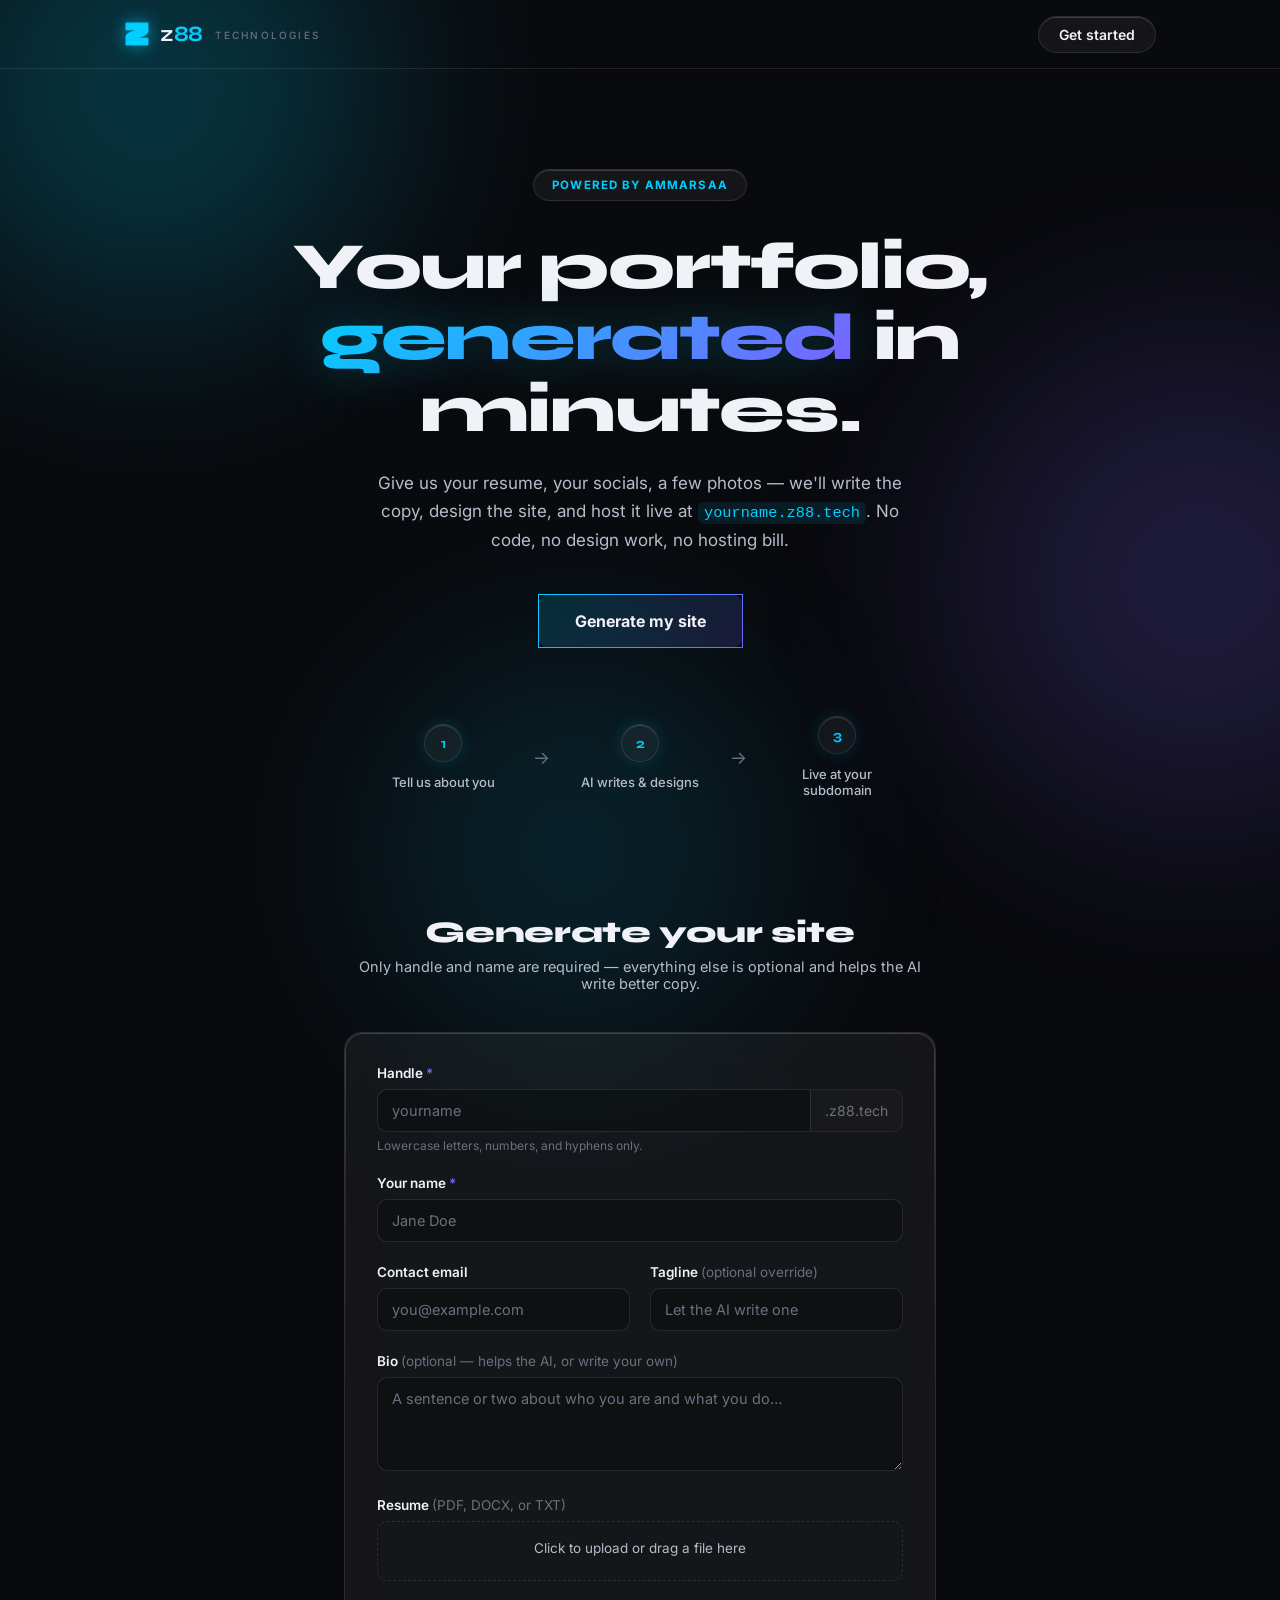
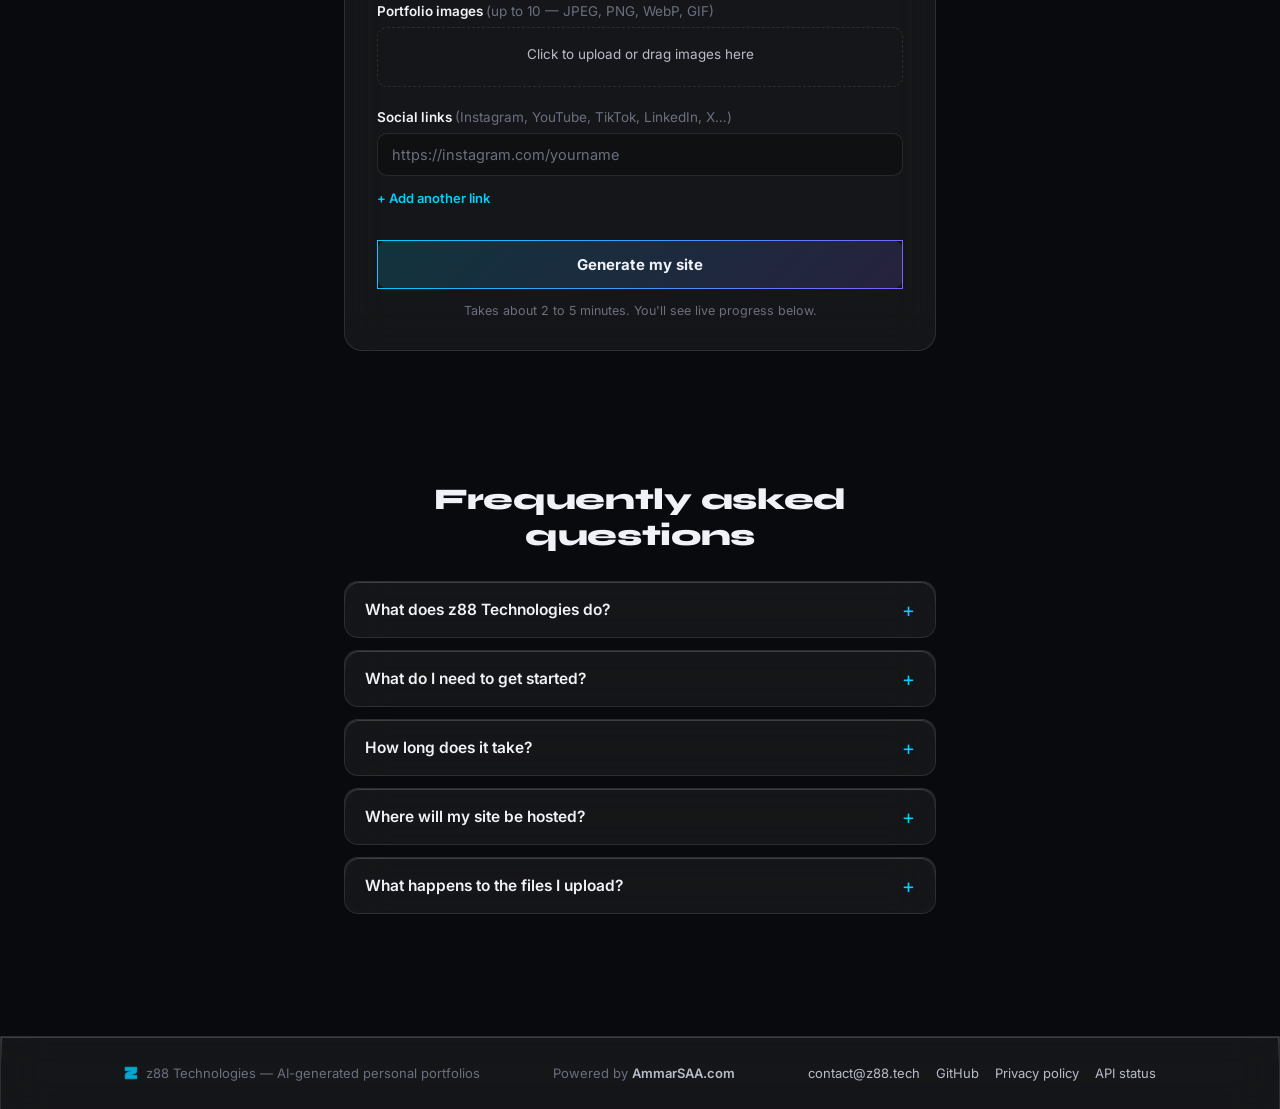
<file: index.html>
<!DOCTYPE html>
<html lang="en">
<head>
  <meta charset="UTF-8" />
  <meta name="viewport" content="width=device-width, initial-scale=1.0" />
  <title>z88 Technologies — Your portfolio, generated</title>
  <meta name="description" content="Turn your resume, socials, and photos into a fully hosted personal portfolio website at yourname.z88.tech — written and designed by AI." />
  <link rel="canonical" href="https://z88.tech/" />
  <link rel="icon" type="image/svg+xml" href="/favicon.svg" />
  <meta name="theme-color" content="#090A0D" />

  <!-- Social previews (LinkedIn, WhatsApp, X, Facebook) -->
  <meta property="og:type" content="website" />
  <meta property="og:site_name" content="z88 Technologies" />
  <meta property="og:url" content="https://z88.tech/" />
  <meta property="og:title" content="z88 Technologies — Your portfolio, generated" />
  <meta property="og:description" content="Turn your resume, socials, and photos into a fully hosted personal portfolio website at yourname.z88.tech — written and designed by AI." />
  <meta property="og:image" content="https://z88.tech/og-image.png" />
  <meta property="og:image:width" content="1200" />
  <meta property="og:image:height" content="630" />
  <meta property="og:image:alt" content="z88 Technologies — Your portfolio, generated in minutes" />
  <meta property="og:locale" content="en_US" />
  <meta name="twitter:card" content="summary_large_image" />
  <meta name="twitter:title" content="z88 Technologies — Your portfolio, generated" />
  <meta name="twitter:description" content="Turn your resume, socials, and photos into a fully hosted personal portfolio website at yourname.z88.tech — written and designed by AI." />
  <meta name="twitter:image" content="https://z88.tech/og-image.png" />

  <script type="application/ld+json">
  {
    "@context": "https://schema.org",
    "@graph": [
      {
        "@type": "Organization",
        "@id": "https://z88.tech/#organization",
        "name": "z88 Technologies",
        "url": "https://z88.tech/",
        "logo": "https://z88.tech/logo.png",
        "email": "contact@z88.tech",
        "description": "z88 Technologies turns a resume, social profiles and photos into a hosted personal portfolio website, written and designed by AI.",
        "contactPoint": {
          "@type": "ContactPoint",
          "contactType": "customer support",
          "email": "contact@z88.tech",
          "availableLanguage": "English"
        },
        "sameAs": [
          "https://github.com/AmmarSAA",
          "https://ammarsaa.com"
        ]
      },
      {
        "@type": "WebSite",
        "@id": "https://z88.tech/#website",
        "url": "https://z88.tech/",
        "name": "z88 Technologies",
        "inLanguage": "en",
        "publisher": { "@id": "https://z88.tech/#organization" }
      },
      {
        "@type": "Service",
        "@id": "https://z88.tech/#service",
        "name": "AI-generated personal portfolio websites",
        "serviceType": "Portfolio website generation and hosting",
        "provider": { "@id": "https://z88.tech/#organization" },
        "areaServed": "Worldwide",
        "description": "Give z88 your resume, social links and photos. AI writes the copy, designs the site and publishes it at yourname.z88.tech."
      },
      {
        "@type": "FAQPage",
        "@id": "https://z88.tech/#faq",
        "mainEntity": [
          {
            "@type": "Question",
            "name": "What does z88 Technologies do?",
            "acceptedAnswer": { "@type": "Answer", "text": "z88 builds you a personal portfolio website from your resume, social links and photos. AI writes the copy and designs the site, and it is published at yourname.z88.tech." }
          },
          {
            "@type": "Question",
            "name": "What do I need to get started?",
            "acceptedAnswer": { "@type": "Answer", "text": "Only a handle and your name. A resume (PDF, DOCX or TXT), up to 10 portfolio images, a short bio and your social links are optional and help the AI write better copy." }
          },
          {
            "@type": "Question",
            "name": "How long does it take?",
            "acceptedAnswer": { "@type": "Answer", "text": "About 2 to 5 minutes. You see live progress while the copy is written, the site is built and deployed, and your subdomain and HTTPS certificate are connected." }
          },
          {
            "@type": "Question",
            "name": "Where will my site be hosted?",
            "acceptedAnswer": { "@type": "Answer", "text": "Your site is hosted for you at your own subdomain, yourname.z88.tech, served over HTTPS. You do not need your own hosting or domain." }
          },
          {
            "@type": "Question",
            "name": "What happens to the files I upload?",
            "acceptedAnswer": { "@type": "Answer", "text": "Your resume and details are used to write your site. Images you upload are published on your site. Temporary copies are deleted from our server once your site is built. See the privacy policy for details." }
          }
        ]
      }
    ]
  }
  </script>
  <link rel="preconnect" href="https://fonts.googleapis.com">
  <link rel="preconnect" href="https://fonts.gstatic.com" crossorigin>
  <link href="https://fonts.googleapis.com/css2?family=Syne:wght@500;700;800&family=Inter:wght@400;500;600;700&display=swap" rel="stylesheet">
  <link rel="stylesheet" href="style.css" />
</head>
<body>
  <div class="orb orb-cyan orb-1"></div>
  <div class="orb orb-purple orb-2"></div>
  <div class="orb orb-cyan orb-3"></div>

  <header class="site-header">
    <div class="wrap">
      <div class="brand">
        <svg class="brand-icon" viewBox="0 0 60 60" width="26" height="26" aria-hidden="true">
          <path d="M 5 5 L 55 5 L 55 20 Q 58 34 20 40 L 55 40 L 55 55 L 5 55 L 5 40 Q 2 26 40 20 L 5 20 Z" fill="#00CFFF" stroke="#00CFFF" stroke-width="3" stroke-linejoin="round"/>
        </svg>
        <div class="brand-word">
          <span class="brand-z">z</span><span class="brand-88">88</span>
        </div>
        <span class="brand-sub">Technologies</span>
      </div>
      <a class="header-link glass" href="#generate">Get started</a>
    </div>
  </header>

  <main>
    <!-- ─── Hero ─────────────────────────────────────────────────────────── -->
    <section class="hero">
      <div class="wrap">
        <span class="badge glass">Powered by AmmarSAA</span>
        <h1>Your portfolio,<br /><span class="grad">generated</span> in minutes.</h1>
        <p class="lede">
          Give us your resume, your socials, a few photos — we'll write the copy,
          design the site, and host it live at <code>yourname.z88.tech</code>.
          No code, no design work, no hosting bill.
        </p>
        <a href="#generate" class="btn btn-primary btn-lg">Generate my site</a>

        <div class="steps">
          <div class="step">
            <div class="step-num glass">1</div>
            <div class="step-label">Tell us about you</div>
          </div>
          <div class="step-arrow">→</div>
          <div class="step">
            <div class="step-num glass">2</div>
            <div class="step-label">AI writes &amp; designs</div>
          </div>
          <div class="step-arrow">→</div>
          <div class="step">
            <div class="step-num glass">3</div>
            <div class="step-label">Live at your subdomain</div>
          </div>
        </div>
      </div>
    </section>

    <!-- ─── Form ─────────────────────────────────────────────────────────── -->
    <section class="generate" id="generate">
      <div class="wrap wrap-narrow">
        <h2>Generate your site</h2>
        <p class="section-sub">Only handle and name are required — everything else is optional and helps the AI write better copy.</p>

        <form id="generate-form" class="glass" novalidate>
          <div class="field">
            <label for="handle">Handle <span class="req">*</span></label>
            <div class="handle-input">
              <input type="text" id="handle" name="handle" placeholder="yourname" required
                     pattern="[a-z0-9\-]+" autocomplete="off" />
              <span class="handle-suffix">.z88.tech</span>
            </div>
            <p class="hint" id="handle-hint">Lowercase letters, numbers, and hyphens only.</p>
          </div>

          <div class="field">
            <label for="name">Your name <span class="req">*</span></label>
            <input type="text" id="name" name="name" placeholder="Jane Doe" required autocomplete="off" />
          </div>

          <div class="field-row">
            <div class="field">
              <label for="email">Contact email</label>
              <input type="email" id="email" name="email" placeholder="you@example.com" autocomplete="off" />
            </div>
            <div class="field">
              <label for="customTagline">Tagline <span class="opt">(optional override)</span></label>
              <input type="text" id="customTagline" name="customTagline" placeholder="Let the AI write one" autocomplete="off" />
            </div>
          </div>

          <div class="field">
            <label for="customBio">Bio <span class="opt">(optional — helps the AI, or write your own)</span></label>
            <textarea id="customBio" name="customBio" rows="4" placeholder="A sentence or two about who you are and what you do…"></textarea>
          </div>

          <div class="field">
            <label for="resumeFile">Resume <span class="opt">(PDF, DOCX, or TXT)</span></label>
            <div class="file-drop" data-for="resumeFile">
              <input type="file" id="resumeFile" name="resumeFile" accept=".pdf,.docx,.txt" hidden />
              <div class="file-drop-inner">
                <span class="file-drop-text">Click to upload or drag a file here</span>
                <span class="file-drop-name" id="resumeFile-name"></span>
              </div>
            </div>
          </div>

          <div class="field">
            <label for="images">Portfolio images <span class="opt">(up to 10 — JPEG, PNG, WebP, GIF)</span></label>
            <div class="file-drop" data-for="images">
              <input type="file" id="images" name="images" accept="image/*" multiple hidden />
              <div class="file-drop-inner">
                <span class="file-drop-text">Click to upload or drag images here</span>
                <span class="file-drop-name" id="images-name"></span>
              </div>
            </div>
          </div>

          <div class="field">
            <label>Social links <span class="opt">(Instagram, YouTube, TikTok, LinkedIn, X…)</span></label>
            <div id="social-list" class="social-list">
              <input type="url" class="social-input" placeholder="https://instagram.com/yourname" />
            </div>
            <button type="button" id="add-social" class="btn-link">+ Add another link</button>
          </div>

          <button type="submit" class="btn btn-primary btn-block" id="submit-btn">
            <span class="btn-text">Generate my site</span>
          </button>

          <p class="form-note">Takes about 2 to 5 minutes. You'll see live progress below.</p>
        </form>

        <!-- ─── Progress panel ──────────────────────────────────────────── -->
        <div class="progress-panel glass" id="progress-panel" hidden>
          <h3>Building <span id="progress-handle"></span>.z88.tech</h3>
          <ul class="progress-steps" id="progress-steps">
            <li data-step="enrich"><span class="dot-icon"></span> Writing your copy with AI</li>
            <li data-step="github"><span class="dot-icon"></span> Creating your site's codebase</li>
            <li data-step="build"><span class="dot-icon"></span> Building the site</li>
            <li data-step="netlify"><span class="dot-icon"></span> Deploying to hosting</li>
            <li data-step="dns"><span class="dot-icon"></span> Connecting your domain</li>
          </ul>
        </div>

        <!-- ─── Success panel ───────────────────────────────────────────── -->
        <div class="result-panel result-success glass" id="success-panel" hidden>
          <div class="result-icon">✓</div>
          <h3>Your site is live!</h3>
          <a class="result-url" id="result-url" href="#" target="_blank" rel="noopener" aria-label="Open your new site in a new tab"></a>
          <div class="result-actions">
            <a class="btn btn-primary" id="visit-site-btn" href="#" target="_blank" rel="noopener">Visit your site</a>
            <button class="btn btn-ghost glass" id="generate-another-btn" type="button">Generate another</button>
          </div>
        </div>

        <!-- ─── Error panel ─────────────────────────────────────────────── -->
        <div class="result-panel result-error glass" id="error-panel" hidden>
          <div class="result-icon error">✕</div>
          <h3>Something went wrong</h3>
          <p class="error-message" id="error-message"></p>
          <button class="btn btn-primary" id="retry-btn" type="button">Try again</button>
        </div>
      </div>
    </section>
    <!-- ─── FAQ ──────────────────────────────────────────────────────────── -->
    <section class="faq" id="faq">
      <div class="wrap wrap-narrow">
        <h2>Frequently asked questions</h2>

        <details class="faq-item glass">
          <summary>What does z88 Technologies do?</summary>
          <p>z88 builds you a personal portfolio website from your resume, social links and photos. AI writes the copy and designs the site, and it is published at <code>yourname.z88.tech</code>.</p>
        </details>

        <details class="faq-item glass">
          <summary>What do I need to get started?</summary>
          <p>Only a handle and your name. A resume (PDF, DOCX or TXT), up to 10 portfolio images, a short bio and your social links are optional and help the AI write better copy.</p>
        </details>

        <details class="faq-item glass">
          <summary>How long does it take?</summary>
          <p>About 2 to 5 minutes. You see live progress while the copy is written, the site is built and deployed, and your subdomain and HTTPS certificate are connected.</p>
        </details>

        <details class="faq-item glass">
          <summary>Where will my site be hosted?</summary>
          <p>Your site is hosted for you at your own subdomain, <code>yourname.z88.tech</code>, served over HTTPS. You do not need your own hosting or domain.</p>
        </details>

        <details class="faq-item glass">
          <summary>What happens to the files I upload?</summary>
          <p>Your resume and details are used to write your site. Images you upload are published on your site. Temporary copies are deleted from our server once your site is built. See the <a href="/privacy.html">privacy policy</a> for details.</p>
        </details>
      </div>
    </section>
  </main>

  <footer class="site-footer glass">
    <div class="wrap">
      <span class="footer-left">
        <svg class="footer-icon" viewBox="0 0 60 60" width="14" height="14" aria-hidden="true">
          <path d="M 5 5 L 55 5 L 55 20 Q 58 34 20 40 L 55 40 L 55 55 L 5 55 L 5 40 Q 2 26 40 20 L 5 20 Z" fill="#00CFFF" stroke="#00CFFF" stroke-width="3" stroke-linejoin="round"/>
        </svg>
        z88 Technologies — AI-generated personal portfolios
      </span>
      <span class="footer-center">Powered by <a href="https://ammarsaa.com" target="_blank" rel="noopener">AmmarSAA.com</a></span>
      <nav class="footer-links" aria-label="Footer">
        <a href="mailto:contact@z88.tech">contact@z88.tech</a>
        <a href="https://github.com/AmmarSAA" target="_blank" rel="noopener me">GitHub</a>
        <a href="/privacy.html">Privacy policy</a>
        <a href="https://api.z88.tech/health" target="_blank" rel="noopener">API status</a>
      </nav>
    </div>
  </footer>

  <script src="script.js"></script>
</body>
</html>
</file>
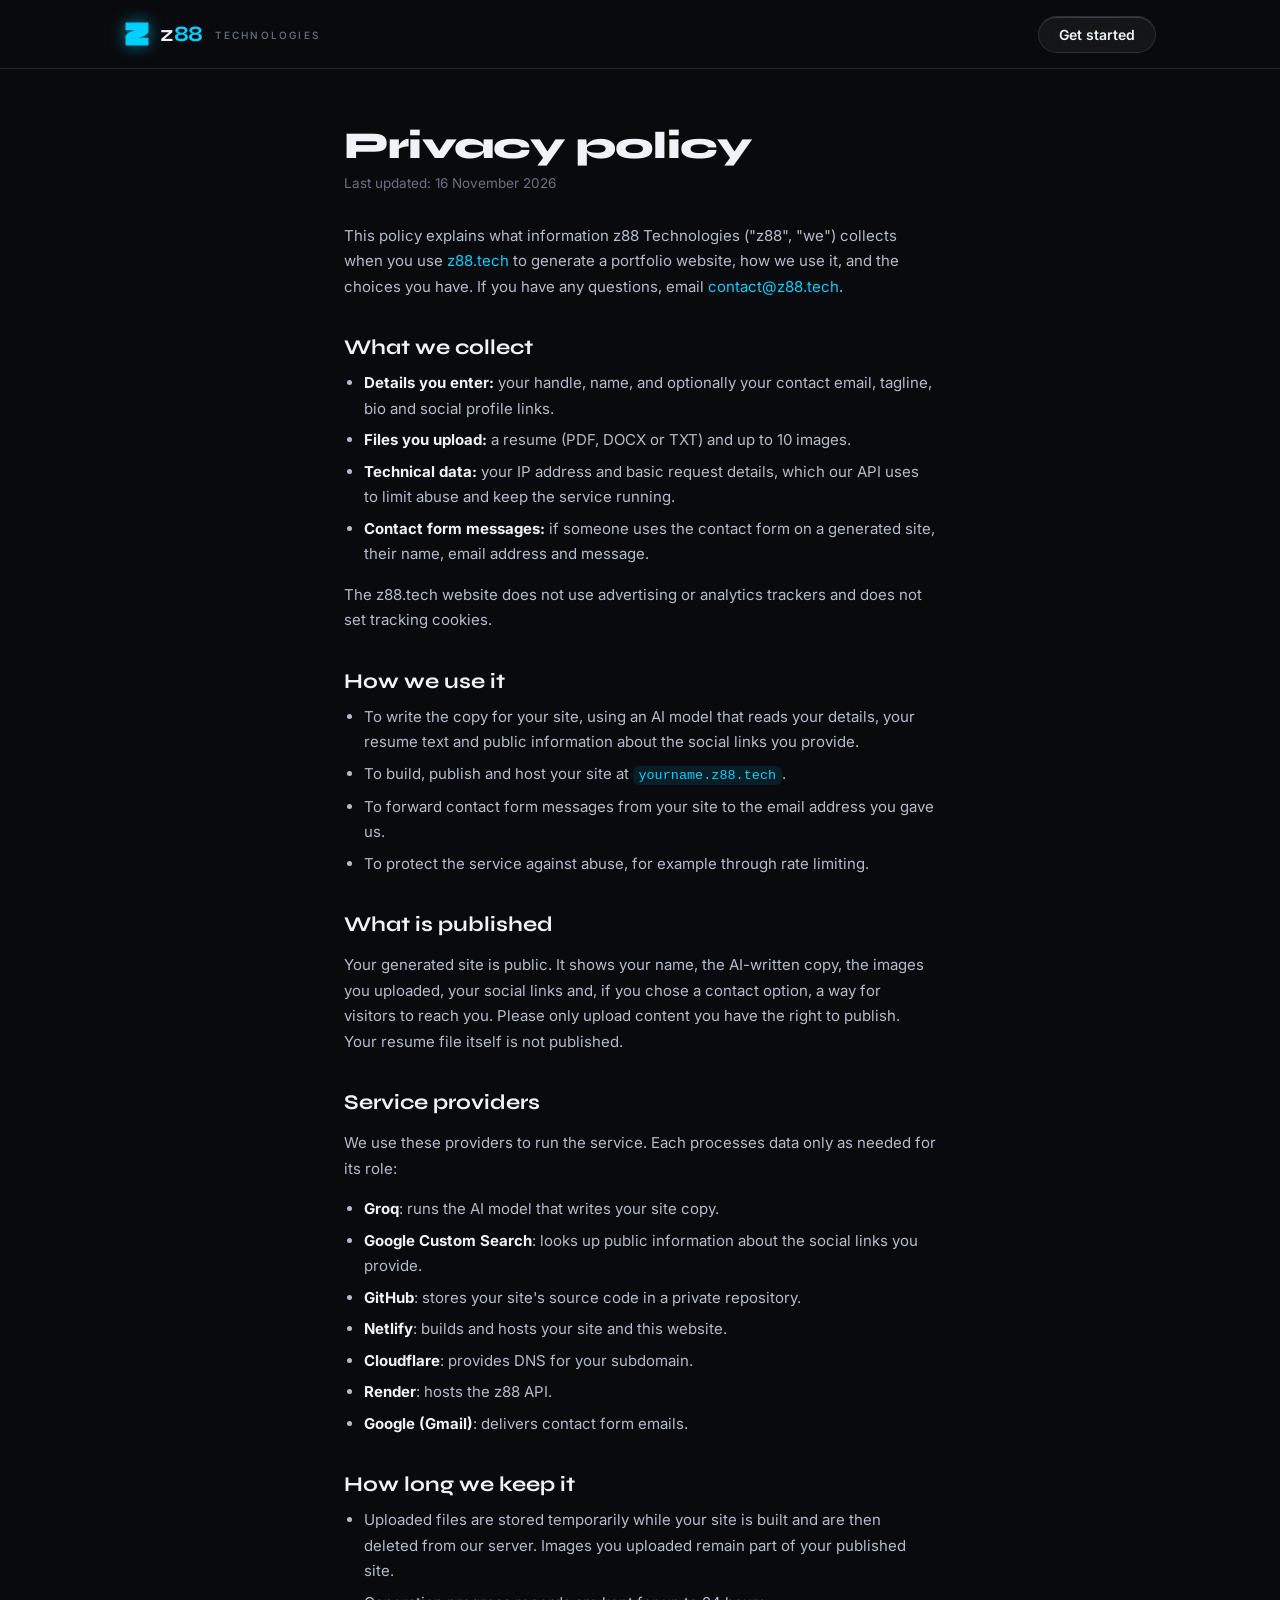
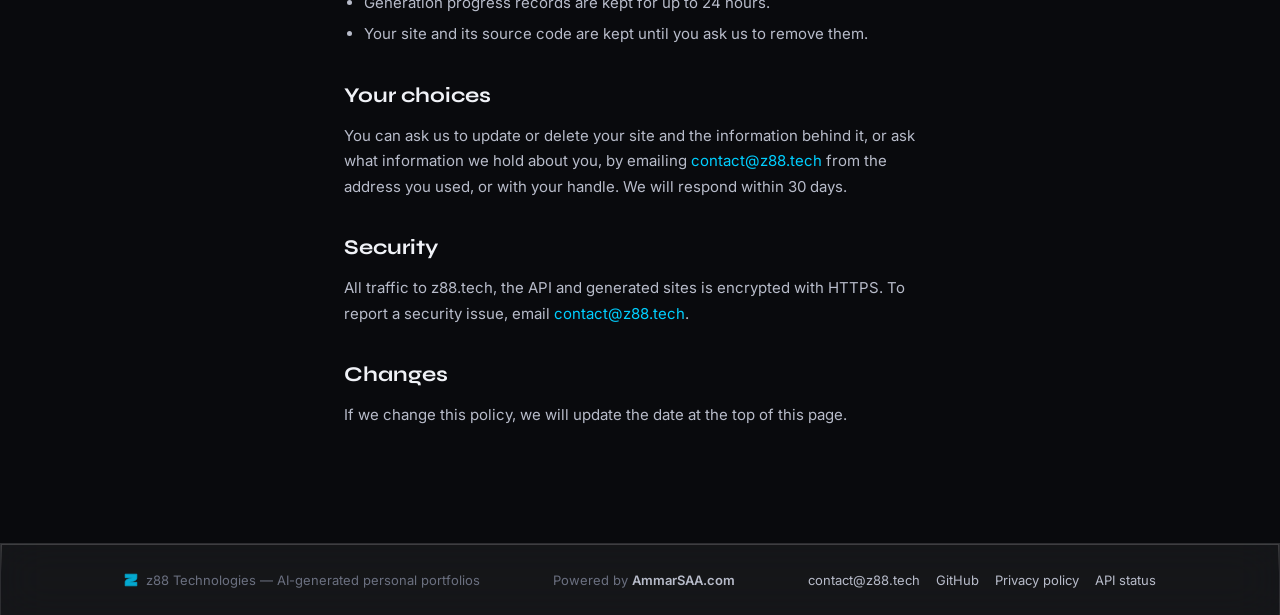
<file: privacy.html>
<!DOCTYPE html>
<html lang="en">
<head>
  <meta charset="UTF-8" />
  <meta name="viewport" content="width=device-width, initial-scale=1.0" />
  <title>Privacy policy — z88 Technologies</title>
  <meta name="description" content="How z88 Technologies collects, uses and stores the information you provide when generating a portfolio website at yourname.z88.tech." />
  <link rel="canonical" href="https://z88.tech/privacy.html" />
  <link rel="icon" type="image/svg+xml" href="/favicon.svg" />
  <meta name="theme-color" content="#090A0D" />
  <meta property="og:type" content="website" />
  <meta property="og:site_name" content="z88 Technologies" />
  <meta property="og:url" content="https://z88.tech/privacy.html" />
  <meta property="og:title" content="Privacy policy — z88 Technologies" />
  <meta property="og:description" content="How z88 Technologies handles the information you provide when generating a portfolio website." />
  <meta property="og:image" content="https://z88.tech/og-image.png" />
  <meta name="twitter:card" content="summary_large_image" />
  <link rel="preconnect" href="https://fonts.googleapis.com">
  <link rel="preconnect" href="https://fonts.gstatic.com" crossorigin>
  <link href="https://fonts.googleapis.com/css2?family=Syne:wght@500;700;800&family=Inter:wght@400;500;600;700&display=swap" rel="stylesheet">
  <link rel="stylesheet" href="style.css" />
  <script type="application/ld+json">
  {
    "@context": "https://schema.org",
    "@type": "WebPage",
    "name": "Privacy policy",
    "url": "https://z88.tech/privacy.html",
    "inLanguage": "en",
    "isPartOf": { "@id": "https://z88.tech/#website" },
    "publisher": {
      "@type": "Organization",
      "@id": "https://z88.tech/#organization",
      "name": "z88 Technologies",
      "url": "https://z88.tech/",
      "logo": "https://z88.tech/logo.png",
      "email": "contact@z88.tech",
      "sameAs": ["https://github.com/AmmarSAA", "https://ammarsaa.com"]
    }
  }
  </script>
</head>
<body>
  <header class="site-header">
    <div class="wrap">
      <a class="brand" href="/" aria-label="z88 Technologies home">
        <svg class="brand-icon" viewBox="0 0 60 60" width="26" height="26" aria-hidden="true">
          <path d="M 5 5 L 55 5 L 55 20 Q 58 34 20 40 L 55 40 L 55 55 L 5 55 L 5 40 Q 2 26 40 20 L 5 20 Z" fill="#00CFFF" stroke="#00CFFF" stroke-width="3" stroke-linejoin="round"/>
        </svg>
        <div class="brand-word">
          <span class="brand-z">z</span><span class="brand-88">88</span>
        </div>
        <span class="brand-sub">Technologies</span>
      </a>
      <a class="header-link glass" href="/#generate">Get started</a>
    </div>
  </header>

  <main class="legal">
    <div class="wrap wrap-narrow">
      <h1>Privacy policy</h1>
      <p class="legal-updated">Last updated: 16 November 2026</p>

      <p>This policy explains what information z88 Technologies ("z88", "we") collects when you use <a href="https://z88.tech/">z88.tech</a> to generate a portfolio website, how we use it, and the choices you have. If you have any questions, email <a href="mailto:contact@z88.tech">contact@z88.tech</a>.</p>

      <h2>What we collect</h2>
      <ul>
        <li><strong>Details you enter:</strong> your handle, name, and optionally your contact email, tagline, bio and social profile links.</li>
        <li><strong>Files you upload:</strong> a resume (PDF, DOCX or TXT) and up to 10 images.</li>
        <li><strong>Technical data:</strong> your IP address and basic request details, which our API uses to limit abuse and keep the service running.</li>
        <li><strong>Contact form messages:</strong> if someone uses the contact form on a generated site, their name, email address and message.</li>
      </ul>
      <p>The z88.tech website does not use advertising or analytics trackers and does not set tracking cookies.</p>

      <h2>How we use it</h2>
      <ul>
        <li>To write the copy for your site, using an AI model that reads your details, your resume text and public information about the social links you provide.</li>
        <li>To build, publish and host your site at <code>yourname.z88.tech</code>.</li>
        <li>To forward contact form messages from your site to the email address you gave us.</li>
        <li>To protect the service against abuse, for example through rate limiting.</li>
      </ul>

      <h2>What is published</h2>
      <p>Your generated site is public. It shows your name, the AI-written copy, the images you uploaded, your social links and, if you chose a contact option, a way for visitors to reach you. Please only upload content you have the right to publish. Your resume file itself is not published.</p>

      <h2>Service providers</h2>
      <p>We use these providers to run the service. Each processes data only as needed for its role:</p>
      <ul>
        <li><strong>Groq</strong>: runs the AI model that writes your site copy.</li>
        <li><strong>Google Custom Search</strong>: looks up public information about the social links you provide.</li>
        <li><strong>GitHub</strong>: stores your site's source code in a private repository.</li>
        <li><strong>Netlify</strong>: builds and hosts your site and this website.</li>
        <li><strong>Cloudflare</strong>: provides DNS for your subdomain.</li>
        <li><strong>Render</strong>: hosts the z88 API.</li>
        <li><strong>Google (Gmail)</strong>: delivers contact form emails.</li>
      </ul>

      <h2>How long we keep it</h2>
      <ul>
        <li>Uploaded files are stored temporarily while your site is built and are then deleted from our server. Images you uploaded remain part of your published site.</li>
        <li>Generation progress records are kept for up to 24 hours.</li>
        <li>Your site and its source code are kept until you ask us to remove them.</li>
      </ul>

      <h2>Your choices</h2>
      <p>You can ask us to update or delete your site and the information behind it, or ask what information we hold about you, by emailing <a href="mailto:contact@z88.tech">contact@z88.tech</a> from the address you used, or with your handle. We will respond within 30 days.</p>

      <h2>Security</h2>
      <p>All traffic to z88.tech, the API and generated sites is encrypted with HTTPS. To report a security issue, email <a href="mailto:contact@z88.tech">contact@z88.tech</a>.</p>

      <h2>Changes</h2>
      <p>If we change this policy, we will update the date at the top of this page.</p>
    </div>
  </main>

  <footer class="site-footer glass">
    <div class="wrap">
      <span class="footer-left">
        <svg class="footer-icon" viewBox="0 0 60 60" width="14" height="14" aria-hidden="true">
          <path d="M 5 5 L 55 5 L 55 20 Q 58 34 20 40 L 55 40 L 55 55 L 5 55 L 5 40 Q 2 26 40 20 L 5 20 Z" fill="#00CFFF" stroke="#00CFFF" stroke-width="3" stroke-linejoin="round"/>
        </svg>
        z88 Technologies — AI-generated personal portfolios
      </span>
      <span class="footer-center">Powered by <a href="https://ammarsaa.com" target="_blank" rel="noopener">AmmarSAA.com</a></span>
      <nav class="footer-links" aria-label="Footer">
        <a href="mailto:contact@z88.tech">contact@z88.tech</a>
        <a href="https://github.com/AmmarSAA" target="_blank" rel="noopener me">GitHub</a>
        <a href="/privacy.html">Privacy policy</a>
        <a href="https://api.z88.tech/health" target="_blank" rel="noopener">API status</a>
      </nav>
    </div>
  </footer>
</body>
</html>
</file>
<file: style.css>
:root {
  --void: #090A0D;
  --space: #1C1F2A;
  --space-2: #14161F;
  --cyan: #00CFFF;
  --purple: #7B61FF;
  --silver: #B8BCCA;
  --silver-dim: #6B7080;
  --cloud: #F0F2F7;
  --success: #22C55E;
  --error: #F43F5E;
  --radius: 18px;
  --glass-bg: rgba(240, 242, 247, 0.05);
  --glass-border: rgba(255, 255, 255, 0.1);
}

* { box-sizing: border-box; }

html, body {
  margin: 0;
  padding: 0;
  background: var(--void);
  color: var(--cloud);
  font-family: 'Inter', system-ui, -apple-system, sans-serif;
  -webkit-font-smoothing: antialiased;
  overflow-x: hidden;
}

body { position: relative; min-height: 100vh; }

a { color: inherit; text-decoration: none; }
code {
  font-family: 'SFMono-Regular', Consolas, monospace;
  background: rgba(0, 207, 255, 0.1);
  color: var(--cyan);
  padding: 0.15em 0.4em;
  border-radius: 6px;
  font-size: 0.9em;
}

.wrap { max-width: 1080px; margin: 0 auto; padding: 0 24px; }
.wrap-narrow { max-width: 640px; }

/* ─── Background glow orbs (visible through frosted glass) ────────────── */
.orb {
  position: fixed;
  border-radius: 50%;
  filter: blur(110px);
  pointer-events: none;
  z-index: 0;
}
.orb-cyan { background: var(--cyan); opacity: 0.22; }
.orb-purple { background: var(--purple); opacity: 0.2; }
.orb-1 { width: 460px; height: 460px; top: -140px; left: -80px; }
.orb-2 { width: 480px; height: 480px; top: 340px; right: -160px; }
.orb-3 { width: 380px; height: 380px; bottom: -140px; left: 30%; opacity: 0.14; }

/* ─── Glassmorphism base ───────────────────────────────────────────────── */
.glass {
  background: var(--glass-bg);
  backdrop-filter: blur(24px);
  -webkit-backdrop-filter: blur(24px);
  border: 1px solid var(--glass-border);
  position: relative;
}
.glass::before {
  content: '';
  position: absolute;
  inset: 0;
  border-radius: inherit;
  padding: 1px;
  background: linear-gradient(180deg, rgba(255,255,255,0.18), rgba(255,255,255,0) 40%);
  -webkit-mask: linear-gradient(#fff 0 0) content-box, linear-gradient(#fff 0 0);
  -webkit-mask-composite: xor;
  mask-composite: exclude;
  pointer-events: none;
}

/* ─── Header ───────────────────────────────────────────────────────────── */
.site-header {
  position: sticky;
  top: 0;
  z-index: 10;
  border-bottom: 1px solid var(--glass-border);
}
.site-header .wrap {
  display: flex;
  align-items: center;
  justify-content: space-between;
  height: 68px;
}
.brand { display: flex; align-items: center; gap: 10px; }
.brand-icon { filter: drop-shadow(0 0 8px rgba(0, 207, 255, 0.6)); flex-shrink: 0; }
.brand-word {
  font-family: 'Syne', sans-serif;
  font-size: 22px;
  font-weight: 700;
  letter-spacing: -0.02em;
  line-height: 1;
}
.brand-z { color: var(--cloud); }
.brand-88 { color: var(--cyan); }
.brand-sub {
  font-size: 10px;
  font-weight: 500;
  letter-spacing: 0.22em;
  text-transform: uppercase;
  color: var(--silver-dim);
  margin-left: 2px;
  align-self: center;
  padding-top: 2px;
}
.header-link {
  font-size: 14px;
  font-weight: 600;
  padding: 9px 20px;
  border-radius: 999px;
  transition: box-shadow 0.15s ease, border-color 0.15s ease;
}
.header-link:hover {
  border-color: rgba(0, 207, 255, 0.4);
  box-shadow: 0 0 20px rgba(0, 207, 255, 0.15);
}

/* ─── Hero ─────────────────────────────────────────────────────────────── */
.hero { position: relative; z-index: 1; padding: 100px 0 76px; text-align: center; }
.badge {
  display: inline-block;
  font-size: 11.5px;
  font-weight: 700;
  letter-spacing: 0.1em;
  text-transform: uppercase;
  color: var(--cyan);
  padding: 8px 18px;
  border-radius: 999px;
  margin-bottom: 30px;
}
h1 {
  font-family: 'Syne', sans-serif;
  font-size: clamp(36px, 6vw, 66px);
  font-weight: 800;
  line-height: 1.08;
  letter-spacing: -0.02em;
  margin: 0 0 24px;
  color: var(--cloud);
}
.grad {
  background: linear-gradient(135deg, var(--cyan), var(--purple));
  -webkit-background-clip: text;
  background-clip: text;
  color: transparent;
  filter: drop-shadow(0 0 24px rgba(0, 207, 255, 0.25));
}
.lede {
  max-width: 560px;
  margin: 0 auto 40px;
  font-size: 17px;
  line-height: 1.65;
  color: var(--silver);
}

.steps {
  display: flex;
  align-items: center;
  justify-content: center;
  gap: 20px;
  margin-top: 68px;
  flex-wrap: wrap;
}
.step { display: flex; flex-direction: column; align-items: center; gap: 12px; width: 140px; }
.step-num {
  width: 38px; height: 38px;
  border-radius: 50%;
  display: flex;
  align-items: center;
  justify-content: center;
  font-family: 'Syne', sans-serif;
  font-weight: 700;
  font-size: 14px;
  color: var(--cyan);
  box-shadow: 0 0 16px rgba(0, 207, 255, 0.15);
}
.step-label { font-size: 13px; color: var(--silver); text-align: center; font-weight: 500; }
.step-arrow { color: var(--silver-dim); font-size: 18px; }

/* ─── Buttons ──────────────────────────────────────────────────────────── */
.btn {
  display: inline-flex;
  align-items: center;
  justify-content: center;
  gap: 8px;
  font-weight: 700;
  font-size: 15px;
  border-radius: 12px;
  border: 1px solid transparent;
  cursor: pointer;
  padding: 14px 28px;
  transition: transform 0.15s ease, box-shadow 0.15s ease, opacity 0.15s ease;
  font-family: inherit;
}
.btn-primary {
  background: linear-gradient(135deg, rgba(0,207,255,0.16), rgba(123,97,255,0.16));
  border-image: linear-gradient(135deg, var(--cyan), var(--purple)) 1;
  color: var(--cloud);
  box-shadow: 0 0 0 rgba(0, 207, 255, 0);
}
.btn-primary:hover:not(:disabled) {
  box-shadow: 0 0 32px rgba(0, 207, 255, 0.35);
  transform: translateY(-1px);
}
.btn-primary:disabled { opacity: 0.5; cursor: not-allowed; }
.btn-lg { padding: 16px 36px; font-size: 16px; }
.btn-block { width: 100%; margin-top: 8px; }
.btn-ghost { color: var(--cloud); }
.btn-ghost:hover { border-color: rgba(0, 207, 255, 0.4); }
.btn-link {
  background: none;
  border: none;
  color: var(--cyan);
  font-size: 13px;
  font-weight: 600;
  cursor: pointer;
  padding: 4px 0;
  font-family: inherit;
}
.btn-link:hover { color: var(--purple); }

/* ─── Generate section ────────────────────────────────────────────────── */
.generate { position: relative; z-index: 1; padding: 40px 0 130px; }
.generate h2 {
  font-family: 'Syne', sans-serif;
  font-size: 30px;
  font-weight: 800;
  letter-spacing: -0.01em;
  margin: 0 0 8px;
  text-align: center;
  color: var(--cloud);
}
.section-sub { text-align: center; color: var(--silver); font-size: 14.5px; margin: 0 0 40px; }

form { border-radius: var(--radius); padding: 32px; }

.field { margin-bottom: 22px; }
.field-row { display: grid; grid-template-columns: 1fr 1fr; gap: 20px; }
@media (max-width: 560px) { .field-row { grid-template-columns: 1fr; } }

label { display: block; font-size: 13.5px; font-weight: 600; margin-bottom: 8px; color: var(--cloud); }
.req { color: var(--purple); }
.opt { color: var(--silver-dim); font-weight: 400; }

input[type="text"], input[type="email"], input[type="url"], textarea {
  width: 100%;
  background: rgba(0, 0, 0, 0.25);
  border: 1px solid var(--glass-border);
  border-radius: 10px;
  padding: 12px 14px;
  color: var(--cloud);
  font-size: 14.5px;
  font-family: inherit;
  transition: border-color 0.15s ease, box-shadow 0.15s ease;
}
input::placeholder, textarea::placeholder { color: var(--silver-dim); }
input:focus, textarea:focus {
  outline: none;
  border-color: var(--cyan);
  box-shadow: 0 0 0 3px rgba(0, 207, 255, 0.12);
}
input.invalid { border-color: var(--error); }
textarea { resize: vertical; min-height: 90px; }

.handle-input {
  display: flex;
  align-items: stretch;
  background: rgba(0, 0, 0, 0.25);
  border: 1px solid var(--glass-border);
  border-radius: 10px;
  overflow: hidden;
  transition: border-color 0.15s ease, box-shadow 0.15s ease;
}
.handle-input:focus-within { border-color: var(--cyan); box-shadow: 0 0 0 3px rgba(0, 207, 255, 0.12); }
.handle-input input { border: none; background: transparent; border-radius: 0; flex: 1; }
.handle-input input:focus { outline: none; box-shadow: none; }
.handle-suffix {
  display: flex;
  align-items: center;
  padding: 0 14px;
  color: var(--silver-dim);
  font-size: 14px;
  background: rgba(255, 255, 255, 0.04);
  border-left: 1px solid var(--glass-border);
  white-space: nowrap;
}
.hint { font-size: 12px; color: var(--silver-dim); margin: 6px 0 0; }

.file-drop {
  border: 1.5px dashed var(--glass-border);
  border-radius: 10px;
  padding: 18px;
  cursor: pointer;
  text-align: center;
  transition: border-color 0.15s ease, background 0.15s ease;
}
.file-drop:hover, .file-drop.dragover {
  border-color: var(--cyan);
  background: rgba(0, 207, 255, 0.05);
}
.file-drop-text { display: block; font-size: 13.5px; color: var(--silver); }
.file-drop-name { display: block; font-size: 13px; color: var(--cyan); font-weight: 600; margin-top: 6px; }

.social-list { display: flex; flex-direction: column; gap: 10px; margin-bottom: 10px; }
.social-input-row { display: flex; gap: 8px; }
.social-input-row input { flex: 1; }
.remove-social {
  background: rgba(0, 0, 0, 0.25);
  border: 1px solid var(--glass-border);
  border-radius: 10px;
  color: var(--silver);
  width: 42px;
  cursor: pointer;
  font-size: 16px;
  flex-shrink: 0;
}
.remove-social:hover { color: var(--error); border-color: var(--error); }

.form-note { text-align: center; font-size: 12.5px; color: var(--silver-dim); margin: 14px 0 0; }

/* ─── Progress panel ───────────────────────────────────────────────────── */
.progress-panel { border-radius: var(--radius); padding: 32px; margin-top: 24px; }
.progress-panel h3 {
  font-family: 'Syne', sans-serif;
  margin: 0 0 24px;
  font-size: 18px;
  font-weight: 700;
  color: var(--cloud);
}
#progress-handle { color: var(--cyan); }

.progress-steps { list-style: none; margin: 0; padding: 0; display: flex; flex-direction: column; gap: 18px; }
.progress-steps li {
  display: flex;
  align-items: center;
  gap: 14px;
  font-size: 14.5px;
  color: var(--silver-dim);
  transition: color 0.2s ease;
}
.progress-steps li.active, .progress-steps li.done { color: var(--cloud); }
.progress-steps li.error { color: var(--error); }

.dot-icon {
  width: 22px; height: 22px;
  border-radius: 50%;
  border: 2px solid var(--glass-border);
  flex-shrink: 0;
  position: relative;
  transition: border-color 0.2s ease, background 0.2s ease, box-shadow 0.2s ease;
}
.progress-steps li.active .dot-icon {
  border-color: var(--cyan);
  border-top-color: transparent;
  animation: spin 0.8s linear infinite;
  box-shadow: 0 0 12px rgba(0, 207, 255, 0.4);
}
.progress-steps li.done .dot-icon {
  background: var(--cyan);
  border-color: var(--cyan);
  box-shadow: 0 0 10px rgba(0, 207, 255, 0.5);
}
.progress-steps li.done .dot-icon::after {
  content: '';
  position: absolute;
  left: 6px; top: 2px;
  width: 5px; height: 10px;
  border: solid var(--void);
  border-width: 0 2px 2px 0;
  transform: rotate(45deg);
}
.progress-steps li.error .dot-icon { background: var(--error); border-color: var(--error); }

@keyframes spin { to { transform: rotate(360deg); } }

/* ─── Result panels ────────────────────────────────────────────────────── */
.result-panel { border-radius: var(--radius); padding: 48px 32px; margin-top: 24px; text-align: center; }
.result-icon {
  width: 56px; height: 56px;
  border-radius: 50%;
  background: var(--success);
  color: white;
  font-size: 26px;
  font-weight: 700;
  display: flex;
  align-items: center;
  justify-content: center;
  margin: 0 auto 20px;
  box-shadow: 0 0 24px rgba(34, 197, 94, 0.4);
}
.result-icon.error { background: var(--error); box-shadow: 0 0 24px rgba(244, 63, 94, 0.4); }
.result-panel h3 {
  font-family: 'Syne', sans-serif;
  font-size: 22px;
  font-weight: 800;
  margin: 0 0 12px;
  color: var(--cloud);
}
.result-url { display: inline-block; font-size: 16px; font-weight: 600; color: var(--cyan); margin-bottom: 24px; word-break: break-all; }
.result-url:hover { color: var(--purple); }
.result-actions { display: flex; gap: 12px; justify-content: center; flex-wrap: wrap; }
.error-message { color: var(--silver); font-size: 14px; margin: 0 0 24px; max-width: 460px; margin-left: auto; margin-right: auto; }

/* ─── Footer ───────────────────────────────────────────────────────────── */
.site-footer { position: relative; z-index: 1; border-top: 1px solid var(--glass-border); padding: 28px 0; }
.site-footer .wrap {
  display: flex;
  justify-content: space-between;
  align-items: center;
  flex-wrap: wrap;
  gap: 10px;
  font-size: 13px;
  color: var(--silver-dim);
}
.footer-left { display: flex; align-items: center; gap: 8px; }
.footer-icon { flex-shrink: 0; opacity: 0.8; }
.footer-center a { color: var(--silver); font-weight: 600; }
.footer-center a:hover { color: var(--cyan); }
.footer-links { display: flex; flex-wrap: wrap; gap: 6px 16px; justify-content: center; }
.footer-links a { color: var(--silver); }
.footer-links a:hover { color: var(--cyan); }

/* ─── Legal pages ──────────────────────────────────────────────────────── */
a.brand { text-decoration: none; color: inherit; }
.legal { position: relative; z-index: 1; padding: 56px 0 100px; }
.legal h1 { font-family: 'Syne', sans-serif; font-size: 38px; font-weight: 800; margin: 0 0 6px; color: var(--cloud); }
.legal h2 { font-family: 'Syne', sans-serif; font-size: 21px; font-weight: 700; margin: 36px 0 10px; color: var(--cloud); }
.legal p, .legal li { color: var(--silver); font-size: 15px; line-height: 1.7; }
.legal ul { padding-left: 20px; margin: 0 0 12px; }
.legal li { margin-bottom: 6px; }
.legal strong { color: var(--cloud); }
.legal a { color: var(--cyan); }
.legal-updated { color: var(--silver-dim) !important; font-size: 13.5px !important; margin: 0 0 28px; }

/* ─── FAQ ──────────────────────────────────────────────────────────────── */
.faq { position: relative; z-index: 1; padding: 0 0 110px; }
.faq h2 {
  font-family: 'Syne', sans-serif;
  font-size: 30px;
  font-weight: 800;
  letter-spacing: -0.01em;
  margin: 0 0 28px;
  text-align: center;
  color: var(--cloud);
}
.faq-item { border-radius: 14px; margin-bottom: 12px; padding: 0 20px; }
.faq-item summary {
  cursor: pointer;
  list-style: none;
  padding: 18px 28px 18px 0;
  font-weight: 600;
  font-size: 15.5px;
  color: var(--cloud);
  position: relative;
}
.faq-item summary::-webkit-details-marker { display: none; }
.faq-item summary::after {
  content: '+';
  position: absolute;
  right: 0;
  top: 50%;
  transform: translateY(-50%);
  color: var(--cyan);
  font-size: 20px;
  font-weight: 400;
}
.faq-item[open] summary::after { content: '−'; }
.faq-item summary:focus-visible { outline: 2px solid var(--cyan); outline-offset: 4px; border-radius: 6px; }
.faq-item p { margin: 0 0 18px; color: var(--silver); font-size: 14.5px; line-height: 1.65; }
.faq-item a { color: var(--cyan); }

@media (max-width: 640px) {
  form { padding: 22px; }
  .hero { padding: 68px 0 48px; }
  .site-footer .wrap { flex-direction: column; text-align: center; }
}
</file>
